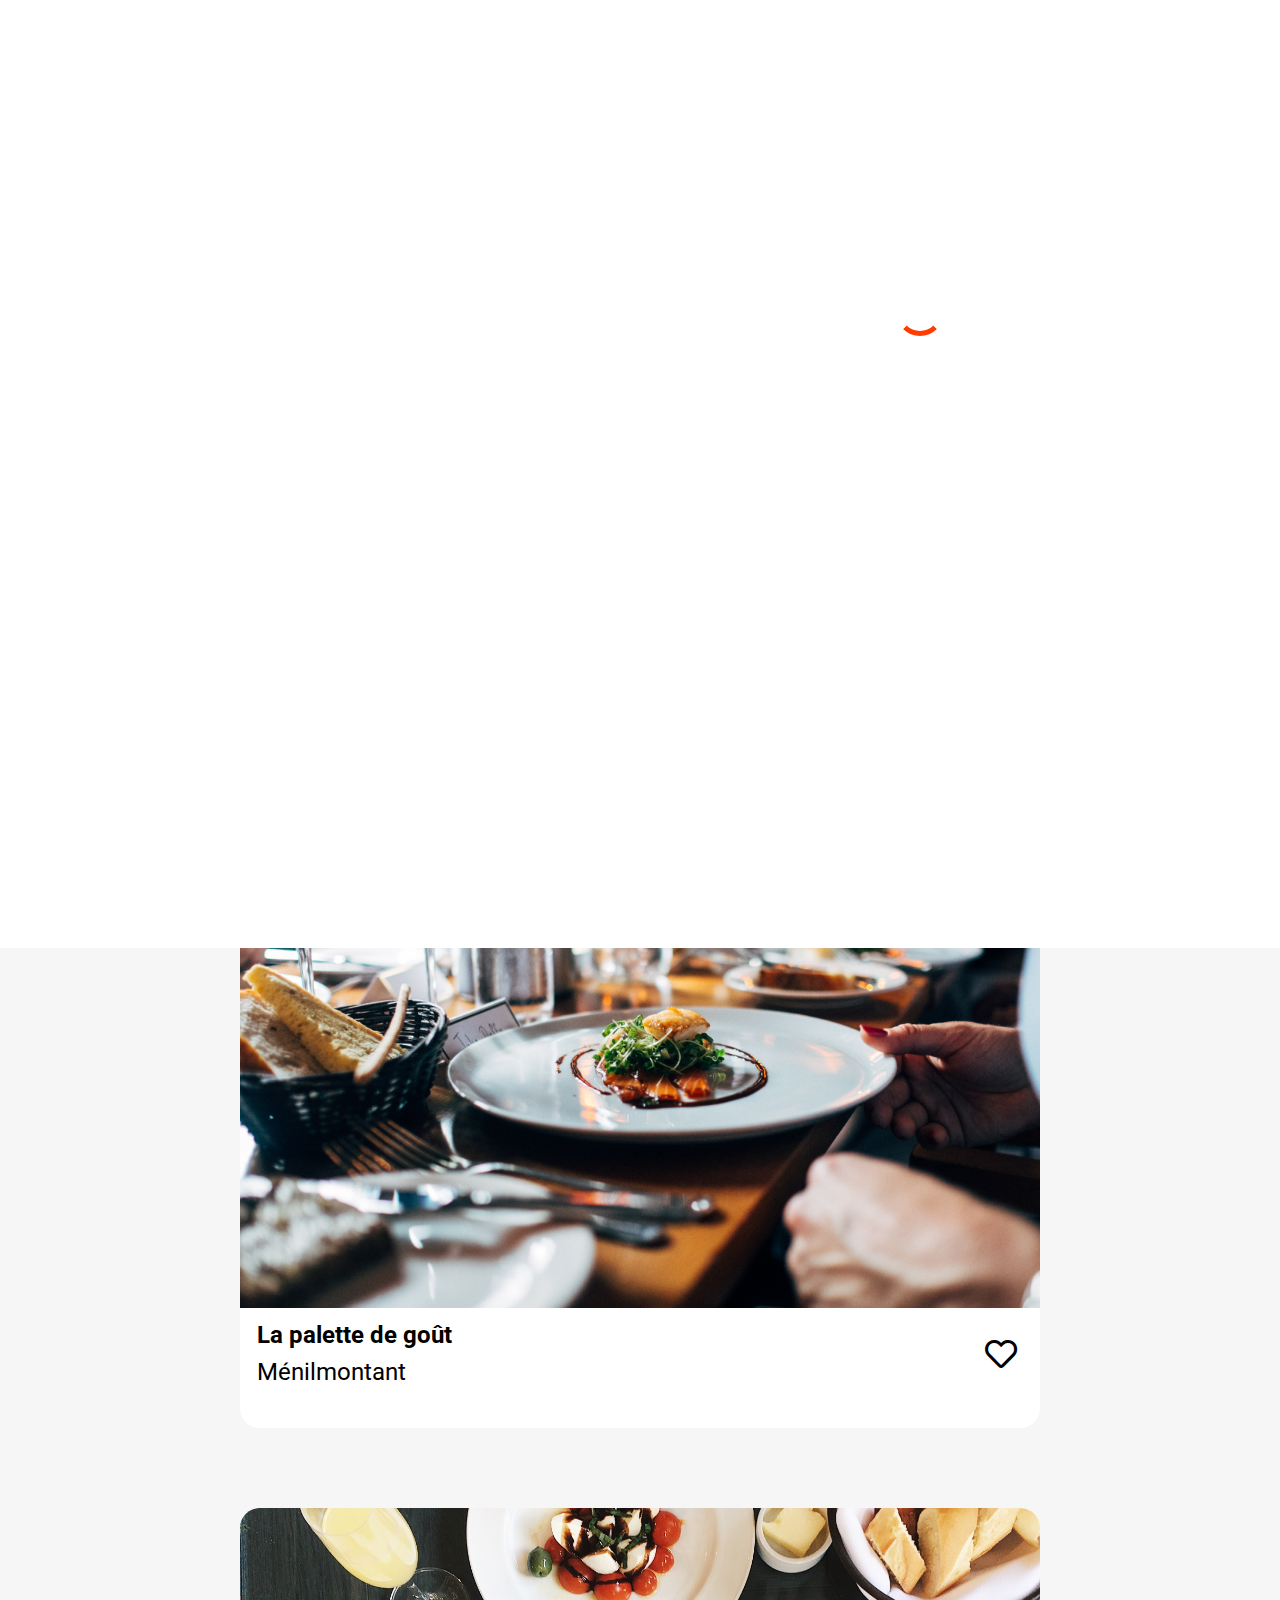
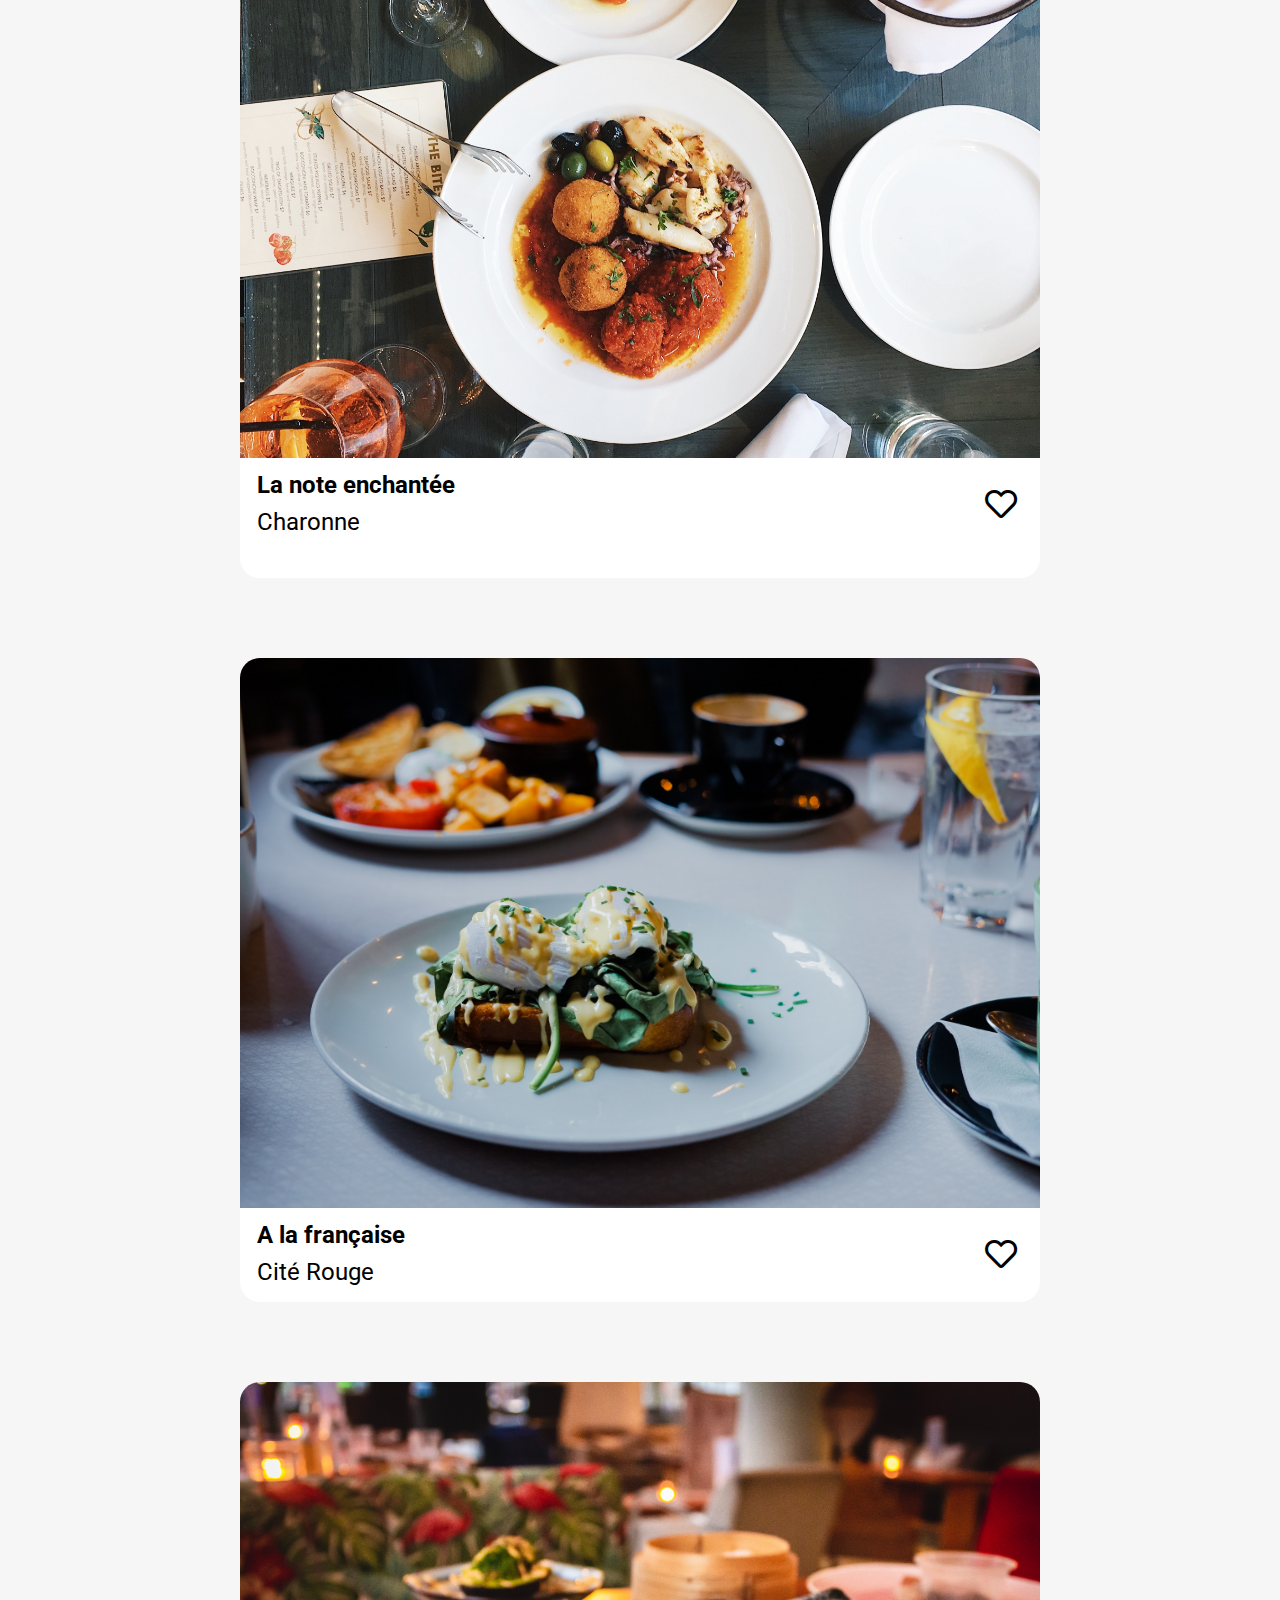
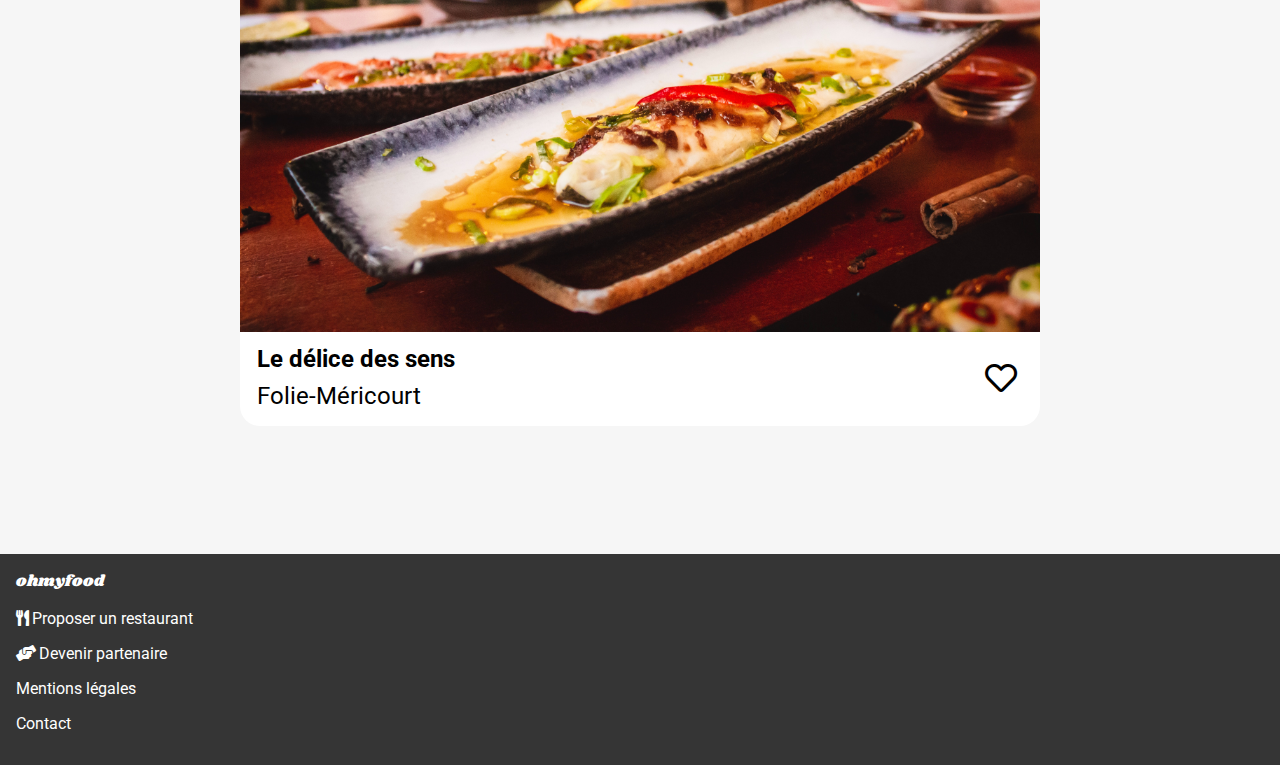
<file: index.html>
<!DOCTYPE html>
<html lang="en">

<head>
    <meta charset="UTF-8">
    <link rel="preconnect" href="https://fonts.gstatic.com">
    <link href="https://fonts.googleapis.com/css2?family=Roboto:ital,wght@0,100;0,500;1,100&display=swap" rel="stylesheet">
    <link rel="preconnect" href="https://fonts.gstatic.com">
    <link href="https://fonts.googleapis.com/css2?family=Shrikhand&display=swap" rel="stylesheet">
    <link rel="stylesheet" href="https://cdnjs.cloudflare.com/ajax/libs/font-awesome/5.15.1/css/all.min.css">
    <link rel="stylesheet" href="desktop.css">
    <link rel="stylesheet" media="screen and (max-width: 724px)" href="mobile.css">
    <link rel="stylesheet" media="screen and (max-width: 1024px)" href="tablet.css">
    <meta name="viewport" content="width=device-width, initial-scale=1.0">
    <title>Ohmyfood</title>
</head>

<body>
    <header>
        <div id="loader">
            <div class="loader">Loading...</div>
        </div>
        <div id="logo">
            <input class="hiddenInput1">
            <img src="Maquettes-Ohmyfood/images/logo/ohmyfood.png" alt="ohmyfoodlogo">
            <input class="hiddenInput">
        </div>
    </header>
    <main>
        <section id="location">
            <h2><i class="fas fa-map-marker-alt"></i>Paris, Belleville</h2>
        </section>
        <section id="homeTop">
            <h4>Réservez le menu qui vous convient</h4>
            <p>Découvrez des restaurants d'exception séléctionnés par nos soins.</p>
            <button id="exploreRestBtn">Explorer nos restaurants</button>
        </section>
        <section id="operation">
            <h3>Fonctionnement</h3>
            <div id="btnOperation">
                <span>1</span>
                <button class="chooseRest"><i class="fas fa-mobile-alt"></i>Choisissez un restaurant</button>
                <span>2</span>
                <button class="chooseRest"><i class="fas fa-list-ul"></i>Composez votre menu</button>
                <span>3</span>
                <button class="chooseRest"><i class="fas fa-store"></i>Dégustez au restaurant</button>
            </div>
        </section>
        <section id="restaurant">
            <h3>Restaurants</h3>
            <div class="card">
                <a href="taste-palette.html">
                    <img src="Maquettes-Ohmyfood/images/restaurants/jay-wennington-N_Y88TWmGwA-unsplash.jpg" alt="palette-de-gout">
                </a>
                <h4>La palette de goût</h4>
                <div class="divHeart">
                    <p>Ménilmontant</p>
                    <i class="far fa-heart faHeart heart"></i>
                    <i class="fas fa-heart fasHeart"></i>
                </div>
                <span class="new">Nouveau</span>
            </div>
            <div class="card">
                <div class="image">
                    <a href="enchanted-note.html">
                        <img id="enchantedNote" src="Maquettes-Ohmyfood/images/restaurants/stil-u2Lp8tXIcjw-unsplash.jpg" alt="note-enchantee">
                    </a>
                </div>
                <h4>La note enchantée</h4>
                <div class="divHeart">
                    <p>Charonne</p>
                    <i class="far fa-heart faHeart heart"></i>
                    <i class="fas fa-heart fasHeart"></i>
                </div>
                <span class="new">Nouveau</span>
            </div>
            <div class="card">
                <a href="french-style.html">
                    <img src="Maquettes-Ohmyfood/images/restaurants/toa-heftiba-DQKerTsQwi0-unsplash.jpg" alt="a-la-francaise">
                </a>
                <h4>A la française</h4>
                <div class="divHeart">
                    <p>Cité Rouge</p>
                    <i class="far fa-heart faHeart heart"></i>
                    <i class="fas fa-heart fasHeart"></i>
                </div>
            </div>
            <div class="card">
                <a href="delight-of-the-senses.html">
                    <img src="Maquettes-Ohmyfood/images/restaurants/louis-hansel-shotsoflouis-qNBGVyOCY8Q-unsplash.jpg" alt="delice-des-sens">
                </a>
                <h4>Le délice des sens</h4>
                <div class="divHeart">
                    <p>Folie-Méricourt</p>
                    <i class="far fa-heart faHeart heart"></i>
                    <i class="fas fa-heart fasHeart"></i>
                </div>
            </div>
        </section>
    </main>
    <footer>
        <div>
            <a id="titleFooter" href="#">ohmyfood</a>
            <a href="#"><i class="fas fa-utensils"></i>Proposer un restaurant</a>
            <a href="#"><i class="fas fa-hands-helping"></i>Devenir partenaire</a>
            <a href="#">Mentions légales</a>
            <a href="mailto:emeric.stofati@outlook.fr">Contact</a>
        </div>
    </footer>
</body>

</html>
</file>
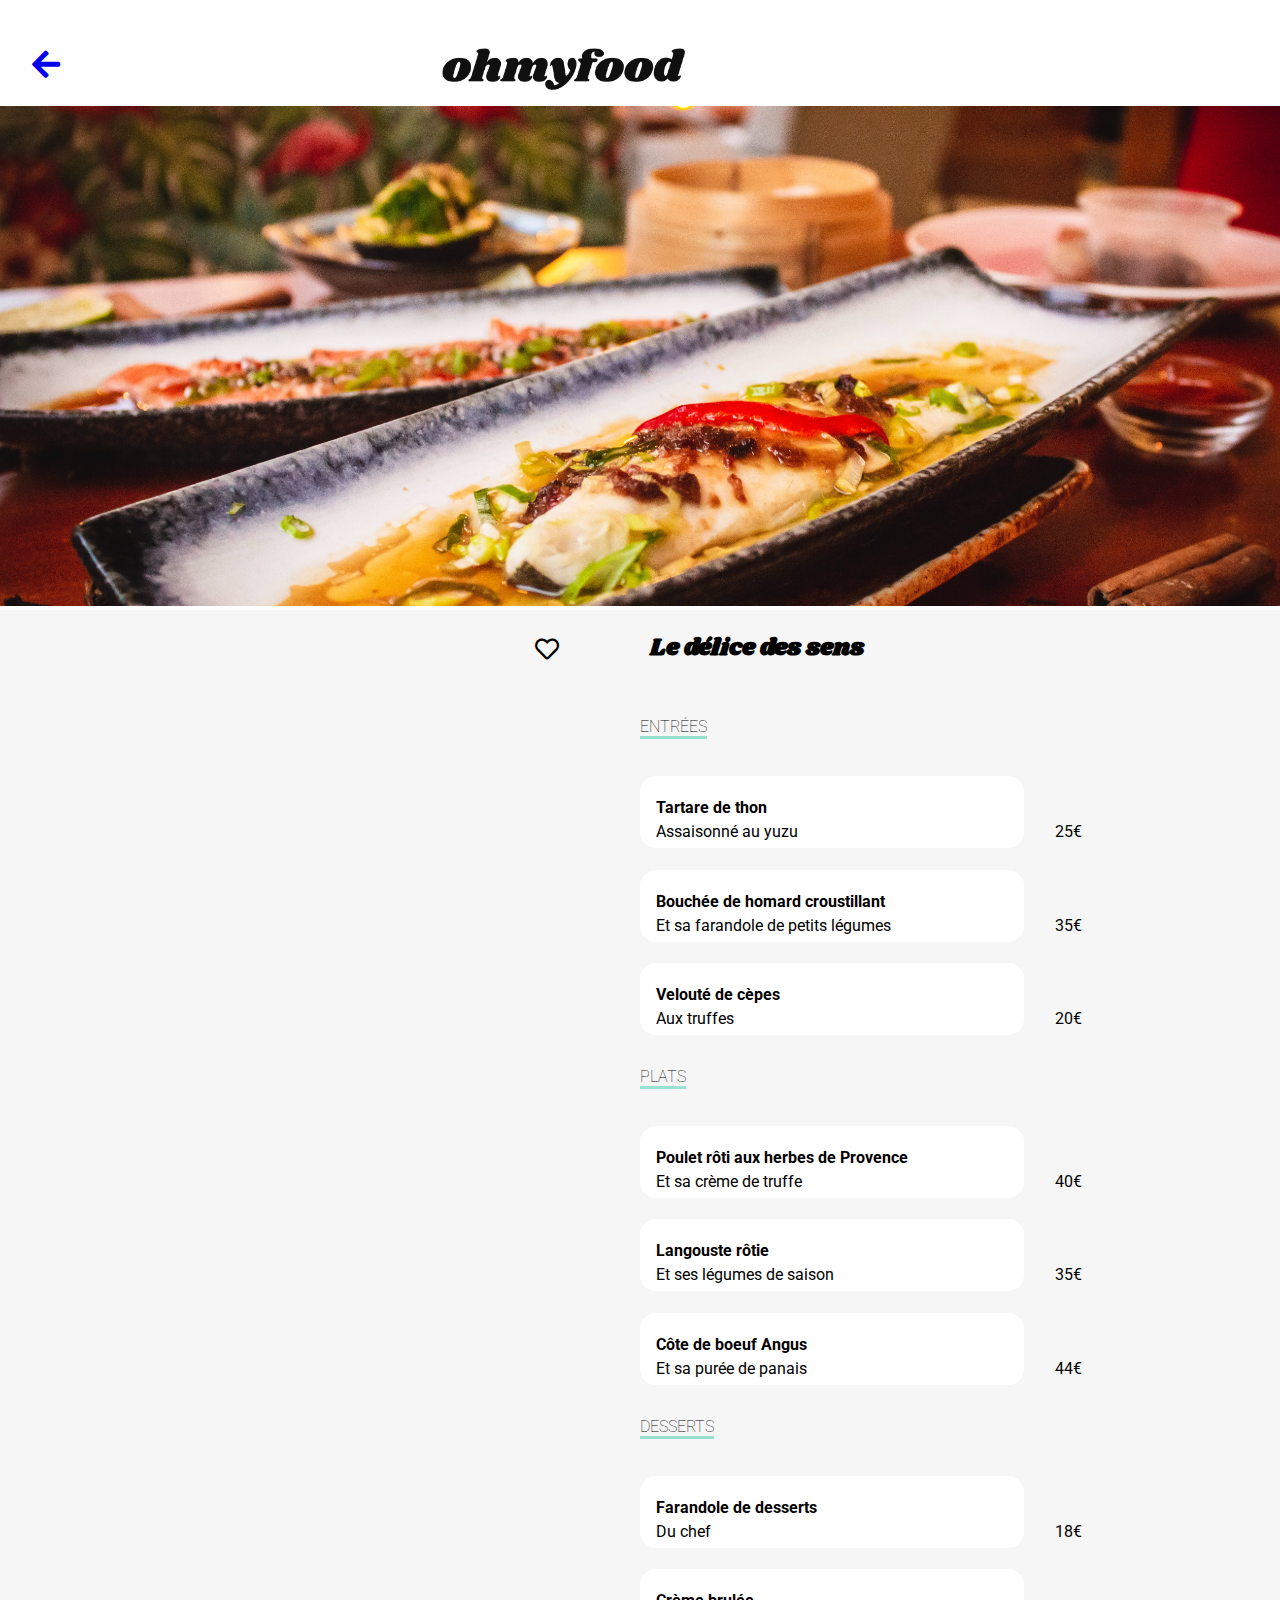
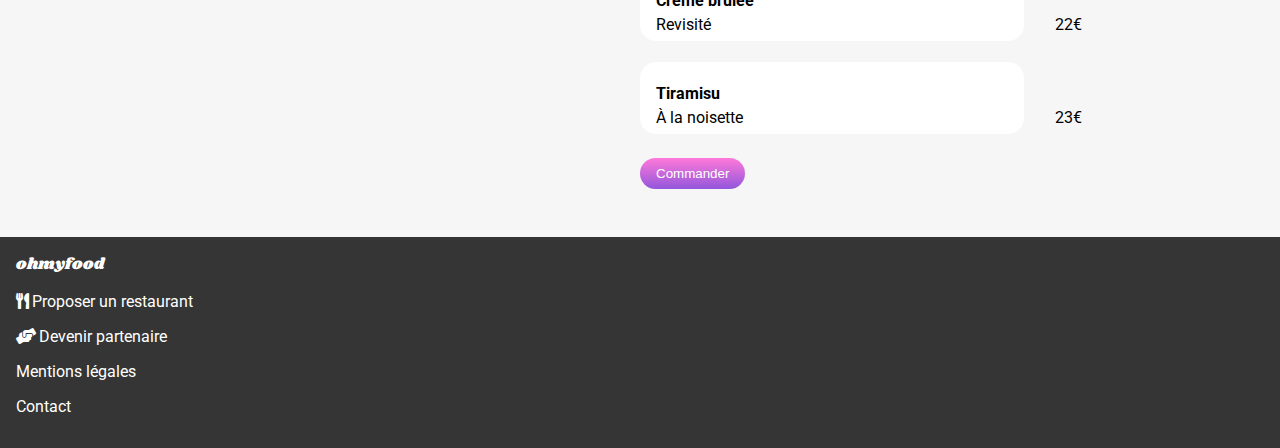
<file: delight-of-the-senses.html>
<!DOCTYPE html>
<html lang="en">

<head>
    <meta charset="UTF-8">
    <link rel="preconnect" href="https://fonts.gstatic.com">
    <link href="https://fonts.googleapis.com/css2?family=Roboto:ital,wght@0,100;0,500;1,100&display=swap" rel="stylesheet">
    <link rel="preconnect" href="https://fonts.gstatic.com">
    <link href="https://fonts.googleapis.com/css2?family=Shrikhand&display=swap" rel="stylesheet">
    <link rel="stylesheet" href="https://cdnjs.cloudflare.com/ajax/libs/font-awesome/5.15.1/css/all.min.css">
    <link rel="stylesheet" href="desktop.css">
    <link rel="stylesheet" media="screen and (max-width: 724px)" href="mobile.css">
    <link rel="stylesheet" media="screen and (max-width: 1024px)" href="tablet.css">
    <meta name="viewport" content="width=device-width, initial-scale=1.0">
    <title>Ohmyfood</title>
</head>

<body>
    <header>
        <div id="logo">
            <a href="index.html"><i class="fas fa-arrow-left fa-2x"></i></a>
            <img src="Maquettes-Ohmyfood/images/logo/ohmyfood.png" alt="ohmyfoodlogo">
            <input class="hiddenInput">
        </div>
    </header>
    <div id="headerRestaurant">
        <a href="index.html"><img src="Maquettes-Ohmyfood/images/restaurants/louis-hansel-shotsoflouis-qNBGVyOCY8Q-unsplash.jpg" alt="a-la-française"></a>
    </div>
    <div id="content">
        <div class="titleContent">
            <h2>Le délice des sens</h2>
            <i class="far fa-heart faHeart heart"></i>
            <i class="fas fa-heart fasHeart"></i>
        </div>
        <div id="starters">
            <h3>Entrées</h3>
            <div class="minCard startersOne">
                <h4>Tartare de thon</h4>
                <div class="contentMinCard">
                    <p class="accompaniment">Assaisonné au yuzu</p>
                    <p class="price">25€</p>
                    <span class="valid"><i class="fas fa-check-circle fa-sm fa-2x"></i></span>
                </div>
            </div>
            <div class="minCard startersTwo">
                <h4>Bouchée de homard croustillant</h4>
                <div class="contentMinCard">
                    <p class="accompaniment">Et sa farandole de petits légumes</p>
                    <p class="price">35€</p>
                    <span class="valid"><i class="fas fa-check-circle fa-sm fa-2x"></i></span>
                </div>
            </div>
            <div class="minCard startersThree">
                <h4>Velouté de cèpes</h4>
                <div class="contentMinCard">
                    <p class="accompaniment">Aux truffes</p>
                    <p class="price">20€</p>
                    <span class="valid"><i class="fas fa-check-circle fa-sm fa-2x"></i></span>
                </div>
            </div>
        </div>
        <div id="dishes">
            <h3>Plats</h3>
            <div class="minCard dishesOne">
                <h4>Poulet rôti aux herbes de Provence</h4>
                <div class="contentMinCard">
                    <p class="accompaniment">Et sa crème de truffe</p>
                    <p class="price">40€</p>
                    <span class="valid"><i class="fas fa-check-circle fa-sm fa-2x"></i></span>
                </div>
            </div>
            <div class="minCard dishesTwo">
                <h4>Langouste rôtie</h4>
                <div class="contentMinCard">
                    <p class="accompaniment">Et ses légumes de saison</p>
                    <p class="price">35€</p>
                    <span class="valid"><i class="fas fa-check-circle fa-sm fa-2x"></i></span>
                </div>
            </div>
            <div class="minCard dishesThree">
                <h4>Côte de boeuf Angus</h4>
                <div class="contentMinCard">
                    <p class="accompaniment">Et sa purée de panais</p>
                    <p class="price">44€</p>
                    <span class="valid"><i class="fas fa-check-circle fa-sm fa-2x"></i></span>
                </div>
            </div>
        </div>
        <div id="desserts">
            <h3>Desserts</h3>
            <div class="minCard dessertsOne">
                <h4>Farandole de desserts</h4>
                <div class="contentMinCard">
                    <p class="accompaniment">Du chef</p>
                    <p class="price">18€</p>
                    <span class="valid"><i class="fas fa-check-circle fa-sm fa-2x"></i></span>
                </div>
            </div>
            <div class="minCard dessertsTwo">
                <h4>Crème brulée</h4>
                <div class="contentMinCard">
                    <p class="accompaniment">Revisité</p>
                    <p class="price">22€</p>
                    <span class="valid"><i class="fas fa-check-circle fa-sm fa-2x"></i></span>
                </div>
            </div>
            <div class="minCard dessertsThree">
                <h4>Tiramisu </h4>
                <div class="contentMinCard">
                    <p class="accompaniment">À la noisette</p>
                    <p class="price">23€</p>
                    <span class="valid"><i class="fas fa-check-circle fa-sm fa-2x"></i></span>
                </div>
            </div>
        </div>
        <div id="btnOrder">
            <button id="order">Commander</button>
        </div>
    </div>
    <footer>
        <div>
            <a id="titleFooter" href="#">ohmyfood</a>
            <a href="#"><i class="fas fa-utensils"></i>Proposer un restaurant</a>
            <a href="#"><i class="fas fa-hands-helping"></i>Devenir partenaire</a>
            <a href="#">Mentions légales</a>
            <a href="mailto:emeric.stofati@outlook.fr">Contact</a>
        </div>
    </footer>
</body>

</html>
</file>
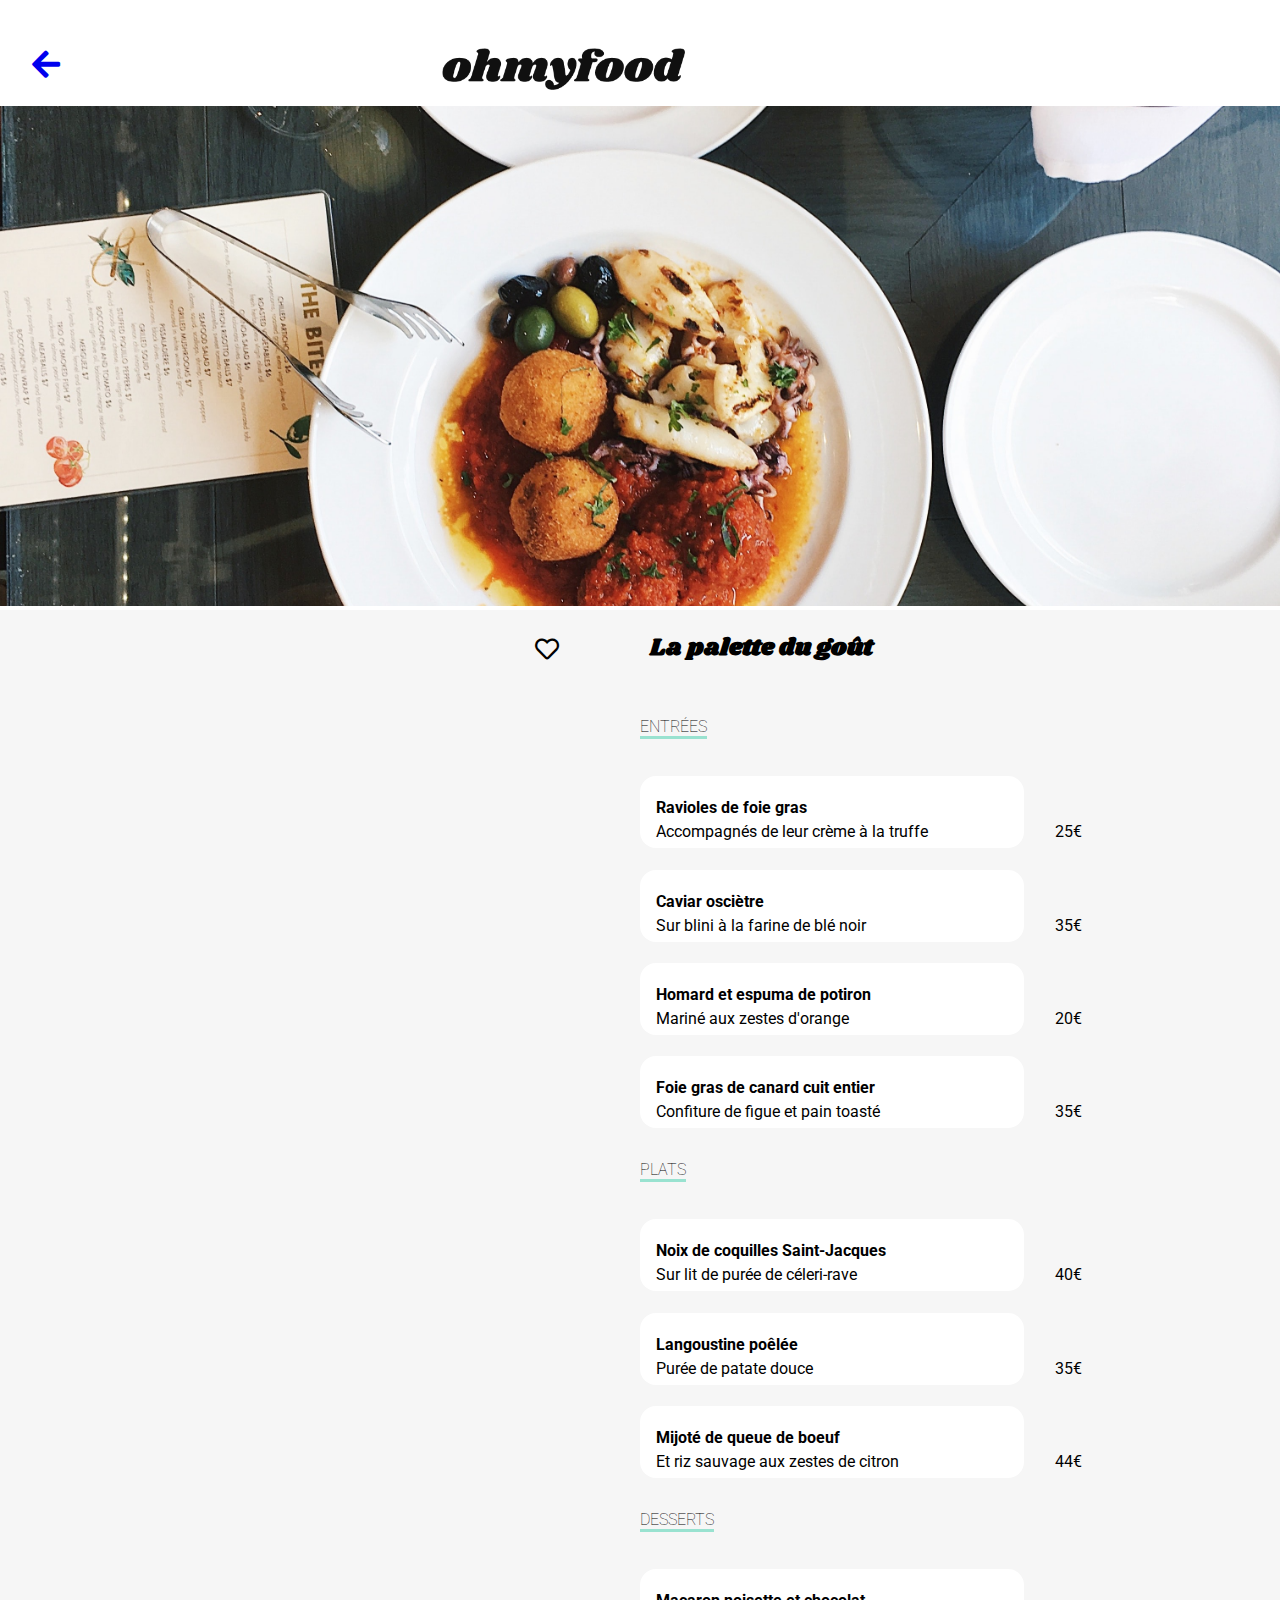
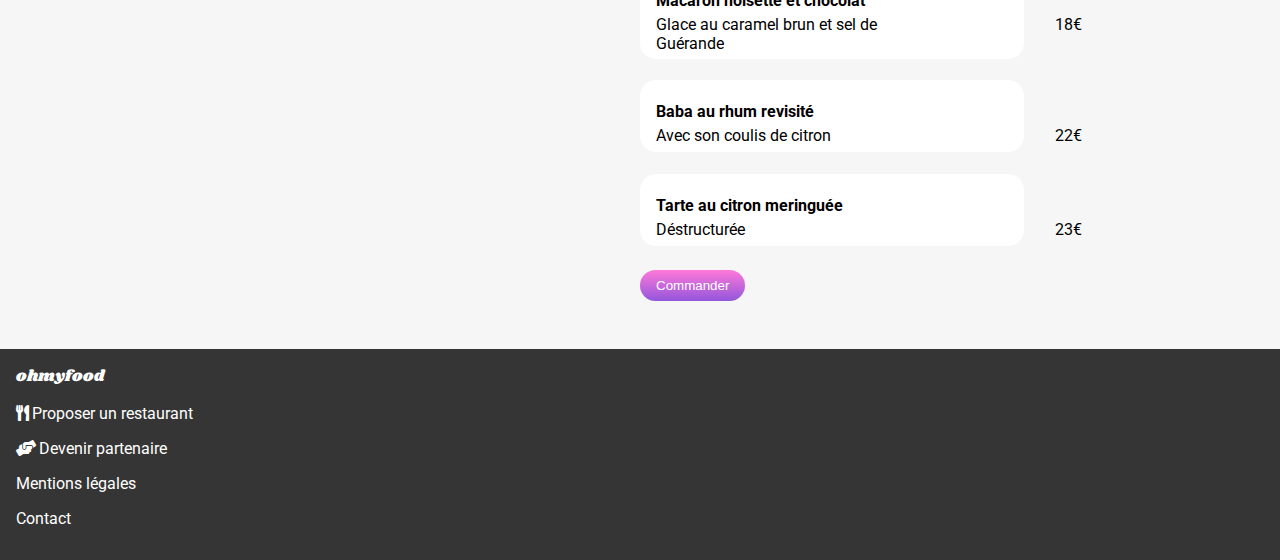
<file: enchanted-note.html>
<!DOCTYPE html>
<html lang="en">

<head>
    <meta charset="UTF-8">
    <link rel="preconnect" href="https://fonts.gstatic.com">
    <link href="https://fonts.googleapis.com/css2?family=Roboto:ital,wght@0,100;0,500;1,100&display=swap" rel="stylesheet">
    <link rel="preconnect" href="https://fonts.gstatic.com">
    <link href="https://fonts.googleapis.com/css2?family=Shrikhand&display=swap" rel="stylesheet">
    <link rel="stylesheet" href="https://cdnjs.cloudflare.com/ajax/libs/font-awesome/5.15.1/css/all.min.css">
    <link rel="stylesheet" href="desktop.css">
    <link rel="stylesheet" media="screen and (max-width: 724px)" href="mobile.css">
    <link rel="stylesheet" media="screen and (max-width: 1024px)" href="tablet.css">
    <meta name="viewport" content="width=device-width, initial-scale=1.0">
    <title>Ohmyfood</title>
</head>

<body>
    <header>
        <div id="logo">
            <a href="index.html"><i class="fas fa-arrow-left fa-2x"></i></a>
            <img src="Maquettes-Ohmyfood/images/logo/ohmyfood.png" alt="ohmyfoodlogo">
            <input class="hiddenInput">
        </div>
    </header>
    <div id="headerRestaurant">
        <a href="index.html"><img src="Maquettes-Ohmyfood/images/restaurants/stil-u2Lp8tXIcjw-unsplash.jpg" alt="a-la-française"></a>
    </div>
    <div id="content">
        <div class="titleContent">
            <h2>La palette du goût</h2>
            <i class="far fa-heart faHeart heart"></i>
            <i class="fas fa-heart fasHeart"></i>
        </div>
        <div id="starters">
            <h3>Entrées</h3>
            <div class="minCard startersOne">
                <h4>Ravioles de foie gras</h4>
                <div class="contentMinCard">
                    <p class="accompaniment">Accompagnés de leur crème à la truffe</p>
                    <p class="price">25€</p>
                    <span class="valid"><i class="fas fa-check-circle fa-sm fa-2x"></i></span>
                </div>
            </div>
            <div class="minCard startersTwo">
                <h4>Caviar osciètre</h4>
                <div class="contentMinCard">
                    <p class="accompaniment">Sur blini à la farine de blé noir</p>
                    <p class="price">35€</p>
                    <span class="valid"><i class="fas fa-check-circle fa-sm fa-2x"></i></span>
                </div>
            </div>
            <div class="minCard startersThree">
                <h4>Homard et espuma de potiron</h4>
                <div class="contentMinCard">
                    <p class="accompaniment">Mariné aux zestes d'orange</p>
                    <p class="price">20€</p>
                    <span class="valid"><i class="fas fa-check-circle fa-sm fa-2x"></i></span>
                </div>
            </div>
            <div class="minCard startersFour">
                <h4>Foie gras de canard cuit entier</h4>
                <div class="contentMinCard">
                    <p class="accompaniment">Confiture de figue et pain toasté</p>
                    <p class="price">35€</p>
                    <span class="valid"><i class="fas fa-check-circle fa-sm fa-2x"></i></span>
                </div>
            </div>
        </div>
        <div id="dishes">
            <h3>Plats</h3>
            <div class="minCard dishesOne">
                <h4>Noix de coquilles Saint-Jacques</h4>
                <div class="contentMinCard">
                    <p class="accompaniment">Sur lit de purée de céleri-rave</p>
                    <p class="price">40€</p>
                    <span class="valid"><i class="fas fa-check-circle fa-sm fa-2x"></i></span>
                </div>
            </div>
            <div class="minCard dishesTwo">
                <h4>Langoustine poêlée</h4>
                <div class="contentMinCard">
                    <p class="accompaniment">Purée de patate douce</p>
                    <p class="price">35€</p>
                    <span class="valid"><i class="fas fa-check-circle fa-sm fa-2x"></i></span>
                </div>
            </div>
            <div class="minCard dishesThree">
                <h4>Mijoté de queue de boeuf</h4>
                <div class="contentMinCard">
                    <p class="accompaniment">Et riz sauvage aux zestes de citron</p>
                    <p class="price">44€</p>
                    <span class="valid"><i class="fas fa-check-circle fa-sm fa-2x"></i></span>
                </div>
            </div>
        </div>
        <div id="desserts">
            <h3>Desserts</h3>
            <div class="minCard dessertsOne">
                <h4>Macaron noisette et chocolat</h4>
                <div class="contentMinCard">
                    <p class="accompaniment">Glace au caramel brun et sel de Guérande</p>
                    <p class="price">18€</p>
                    <span class="valid"><i class="fas fa-check-circle fa-sm fa-2x"></i></span>
                </div>
            </div>
            <div class="minCard dessertsTwo">
                <h4>Baba au rhum revisité</h4>
                <div class="contentMinCard">
                    <p class="accompaniment">Avec son coulis de citron</p>
                    <p class="price">22€</p>
                    <span class="valid"><i class="fas fa-check-circle fa-sm fa-2x"></i></span>
                </div>
            </div>
            <div class="minCard dessertsThree">
                <h4>Tarte au citron meringuée</h4>
                <div class="contentMinCard">
                    <p class="accompaniment">Déstructurée</p>
                    <p class="price">23€</p>
                    <span class="valid"><i class="fas fa-check-circle fa-sm fa-2x"></i></span>
                </div>
            </div>
        </div>
        <div id="btnOrder">
            <button id="order">Commander</button>
        </div>
    </div>
    <footer>
        <div>
            <a id="titleFooter" href="#">ohmyfood</a>
            <a href="#"><i class="fas fa-utensils"></i>Proposer un restaurant</a>
            <a href="#"><i class="fas fa-hands-helping"></i>Devenir partenaire</a>
            <a href="#">Mentions légales</a>
            <a href="mailto:emeric.stofati@outlook.fr">Contact</a>
        </div>
    </footer>
</body>

</html>
</file>
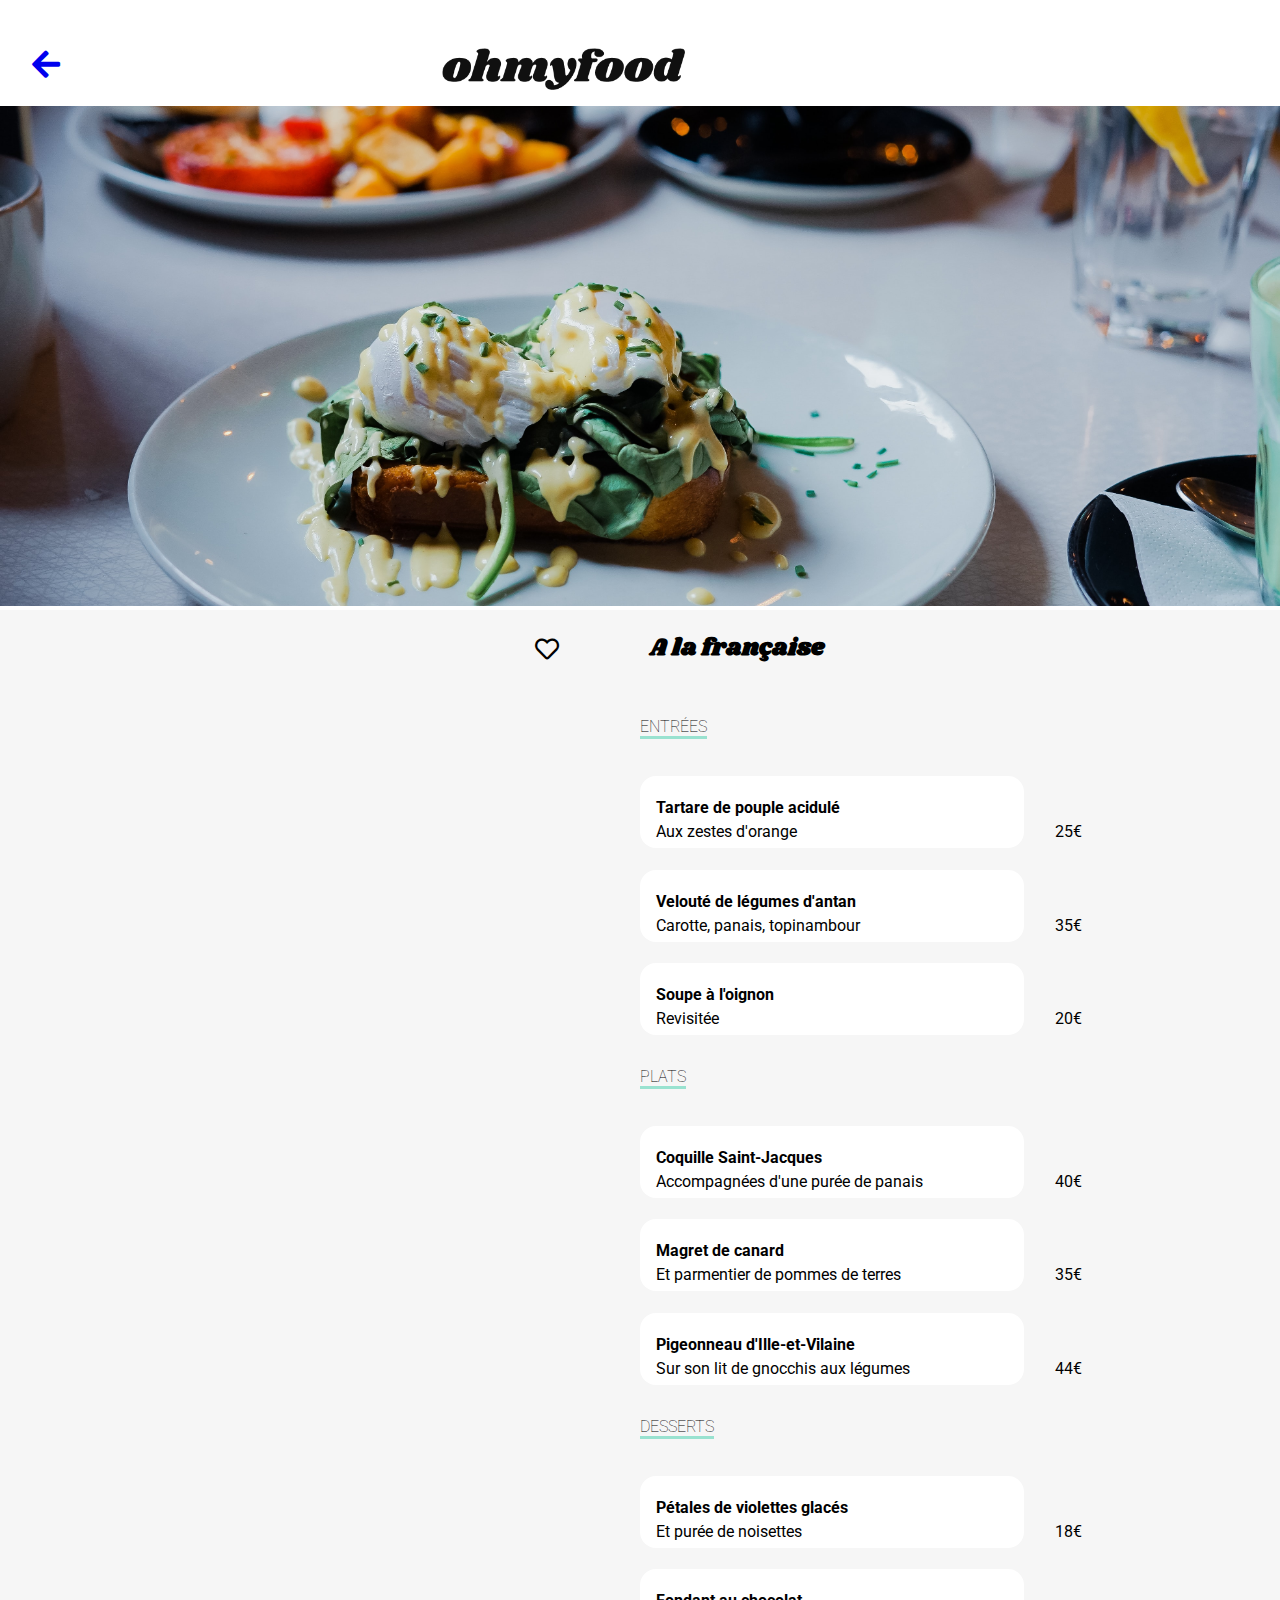
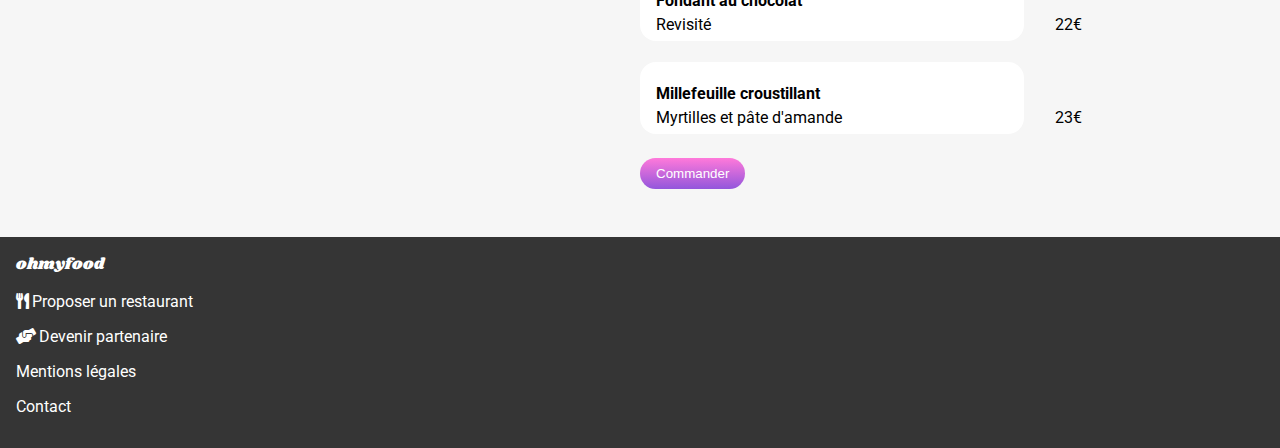
<file: french-style.html>
<!DOCTYPE html>
<html lang="en">

<head>
    <meta charset="UTF-8">
    <link rel="preconnect" href="https://fonts.gstatic.com">
    <link href="https://fonts.googleapis.com/css2?family=Roboto:ital,wght@0,100;0,500;1,100&display=swap" rel="stylesheet">
    <link rel="preconnect" href="https://fonts.gstatic.com">
    <link href="https://fonts.googleapis.com/css2?family=Shrikhand&display=swap" rel="stylesheet">
    <link rel="stylesheet" href="https://cdnjs.cloudflare.com/ajax/libs/font-awesome/5.15.1/css/all.min.css">
    <link rel="stylesheet" href="desktop.css">
    <link rel="stylesheet" media="screen and (max-width: 724px)" href="mobile.css">
    <link rel="stylesheet" media="screen and (max-width: 1024px)" href="tablet.css">
    <meta name="viewport" content="width=device-width, initial-scale=1.0">
    <title>Ohmyfood</title>
</head>

<body>
    <header>
        <div id="logo">
            <a href="index.html"><i class="fas fa-arrow-left fa-2x"></i></a>
            <img src="Maquettes-Ohmyfood/images/logo/ohmyfood.png" alt="ohmyfoodlogo">
            <input class="hiddenInput">
        </div>
    </header>
    <div id="headerRestaurant">
        <a href="index.html"><img src="Maquettes-Ohmyfood/images/restaurants/toa-heftiba-DQKerTsQwi0-unsplash.jpg" alt="a-la-française"></a>
    </div>
    <div id="content">
        <div class="titleContent">
            <h2>A la française</h2>
            <i class="far fa-heart faHeart heart"></i>
            <i class="fas fa-heart fasHeart"></i>
        </div>
        <div id="starters">
            <h3>Entrées</h3>
            <div class="minCard startersOne">
                <h4>Tartare de pouple acidulé</h4>
                <div class="contentMinCard">
                    <p class="accompaniment">Aux zestes d'orange</p>
                    <p class="price">25€</p>
                    <span class="valid"><i class="fas fa-check-circle fa-sm fa-2x"></i></span>
                </div>
            </div>
            <div class="minCard startersTwo">
                <h4>Velouté de légumes d'antan</h4>
                <div class="contentMinCard">
                    <p class="accompaniment">Carotte, panais, topinambour</p>
                    <p class="price">35€</p>
                    <span class="valid"><i class="fas fa-check-circle fa-sm fa-2x"></i></span>
                </div>
            </div>
            <div class="minCard startersThree">
                <h4>Soupe à l'oignon</h4>
                <div class="contentMinCard">
                    <p class="accompaniment">Revisitée</p>
                    <p class="price">20€</p>
                    <span class="valid"><i class="fas fa-check-circle fa-sm fa-2x"></i></span>
                </div>
            </div>
        </div>
        <div id="dishes">
            <h3>Plats</h3>
            <div class="minCard dishesOne">
                <h4>Coquille Saint-Jacques</h4>
                <div class="contentMinCard">
                    <p class="accompaniment">Accompagnées d'une purée de panais</p>
                    <p class="price">40€</p>
                    <span class="valid"><i class="fas fa-check-circle fa-sm fa-2x"></i></span>
                </div>
            </div>
            <div class="minCard dishesTwo">
                <h4>Magret de canard</h4>
                <div class="contentMinCard">
                    <p class="accompaniment">Et parmentier de pommes de terres</p>
                    <p class="price">35€</p>
                    <span class="valid"><i class="fas fa-check-circle fa-sm fa-2x"></i></span>
                </div>
            </div>
            <div class="minCard dishesThree">
                <h4>Pigeonneau d'Ille-et-Vilaine</h4>
                <div class="contentMinCard">
                    <p class="accompaniment">Sur son lit de gnocchis aux légumes</p>
                    <p class="price">44€</p>
                    <span class="valid"><i class="fas fa-check-circle fa-sm fa-2x"></i></span>
                </div>
            </div>
        </div>
        <div id="desserts">
            <h3>Desserts</h3>
            <div class="minCard dessertsOne">
                <h4>Pétales de violettes glacés</h4>
                <div class="contentMinCard">
                    <p class="accompaniment">Et purée de noisettes</p>
                    <p class="price">18€</p>
                    <span class="valid"><i class="fas fa-check-circle fa-sm fa-2x"></i></span>
                </div>
            </div>
            <div class="minCard dessertsTwo">
                <h4>Fondant au chocolat</h4>
                <div class="contentMinCard">
                    <p class="accompaniment">Revisité</p>
                    <p class="price">22€</p>
                    <span class="valid"><i class="fas fa-check-circle fa-sm fa-2x"></i></span>
                </div>
            </div>
            <div class="minCard dessertsThree">
                <h4>Millefeuille croustillant</h4>
                <div class="contentMinCard">
                    <p class="accompaniment">Myrtilles et pâte d'amande</p>
                    <p class="price">23€</p>
                    <span class="valid"><i class="fas fa-check-circle fa-sm fa-2x"></i></span>
                </div>
            </div>
        </div>
        <div id="btnOrder">
            <button id="order">Commander</button>
        </div>
    </div>
    <footer>
        <div>
            <a id="titleFooter" href="#">ohmyfood</a>
            <a href="#"><i class="fas fa-utensils"></i>Proposer un restaurant</a>
            <a href="#"><i class="fas fa-hands-helping"></i>Devenir partenaire</a>
            <a href="#">Mentions légales</a>
            <a href="mailto:emeric.stofati@outlook.fr">Contact</a>
        </div>
    </footer>
</body>

</html>
</file>
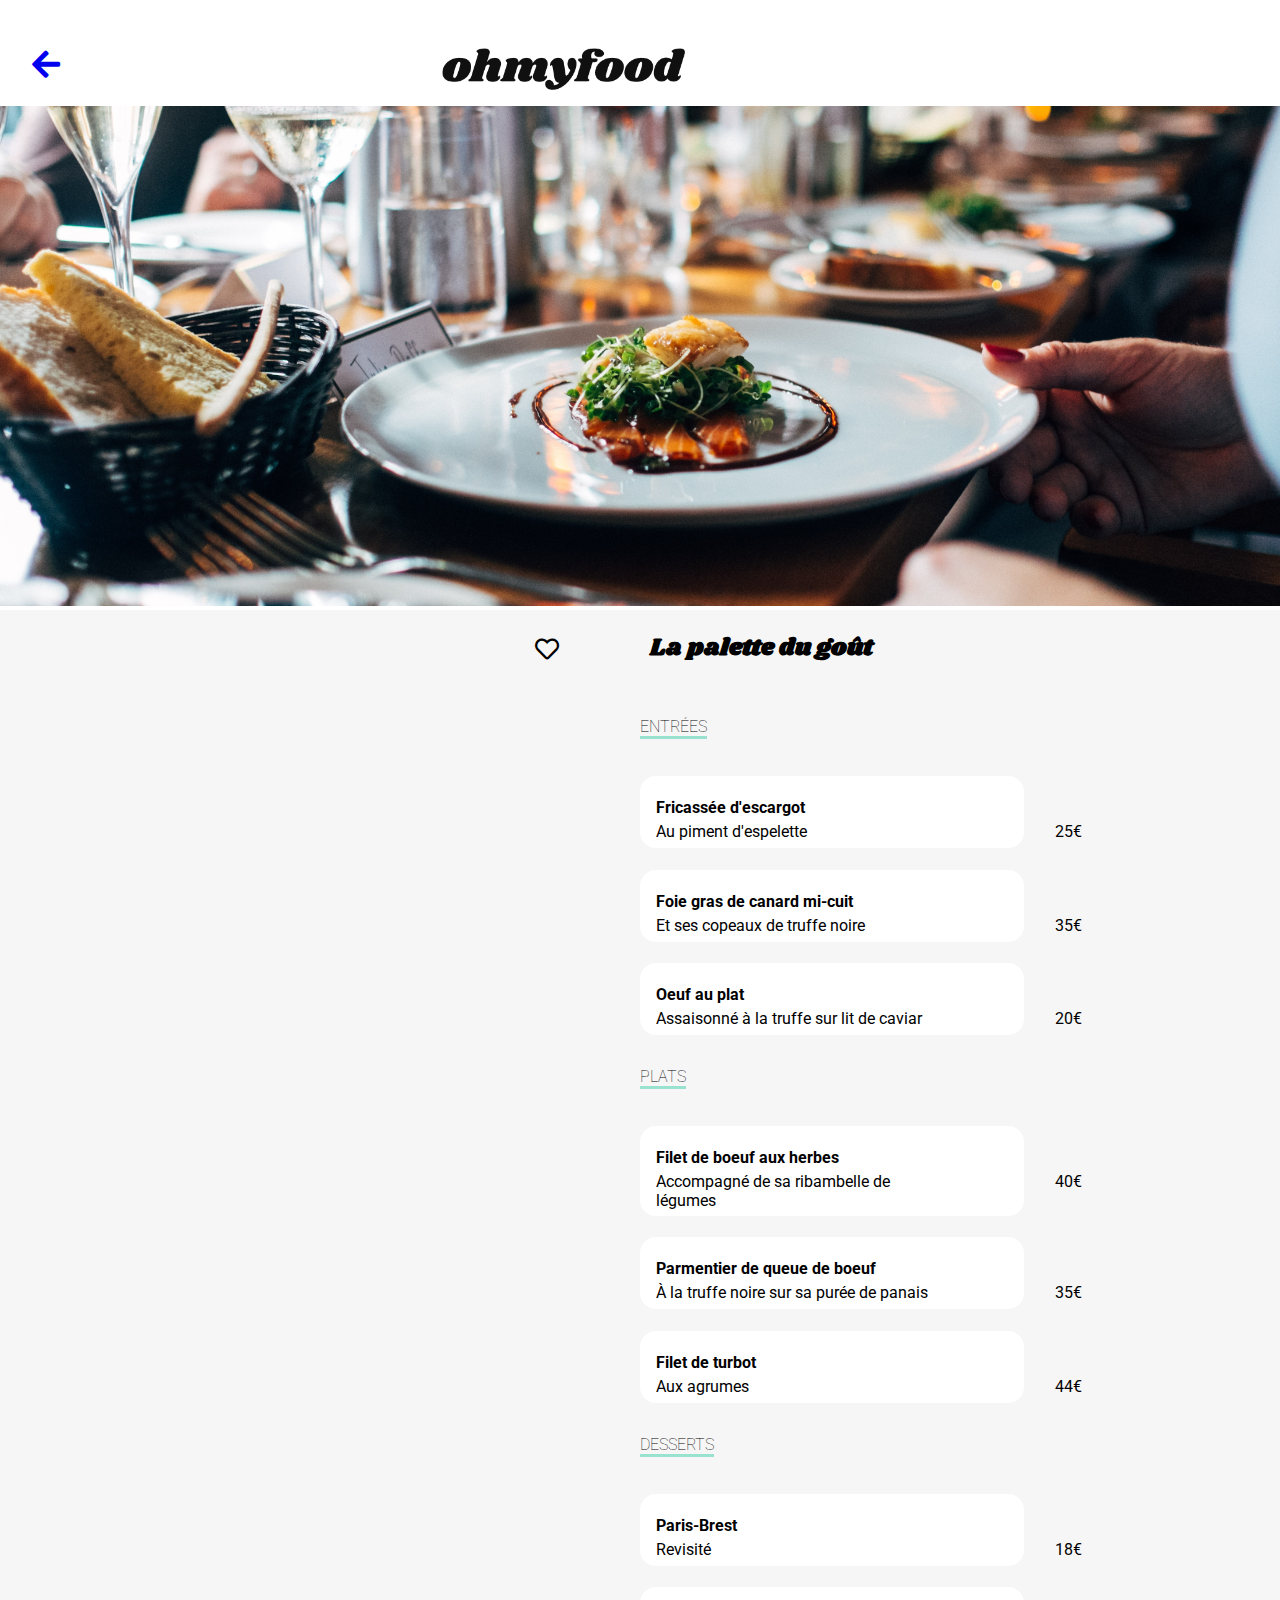
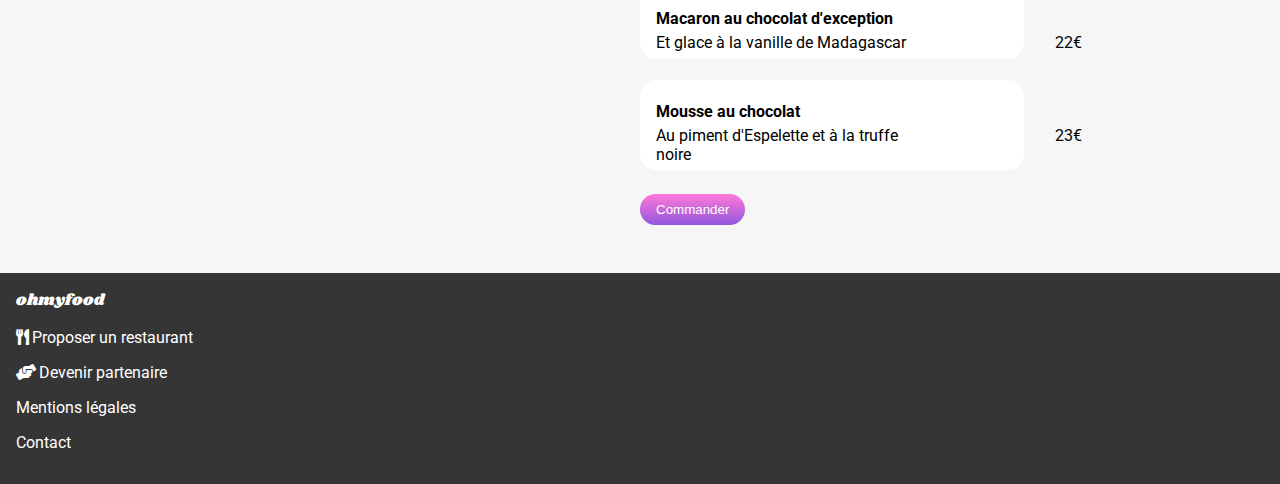
<file: taste-palette.html>
<!DOCTYPE html>
<html lang="en">

<head>
    <meta charset="UTF-8">
    <link rel="preconnect" href="https://fonts.gstatic.com">
    <link href="https://fonts.googleapis.com/css2?family=Roboto:ital,wght@0,100;0,500;1,100&display=swap" rel="stylesheet">
    <link rel="preconnect" href="https://fonts.gstatic.com">
    <link href="https://fonts.googleapis.com/css2?family=Shrikhand&display=swap" rel="stylesheet">
    <link rel="stylesheet" href="https://cdnjs.cloudflare.com/ajax/libs/font-awesome/5.15.1/css/all.min.css">
    <link rel="stylesheet" href="desktop.css">
    <link rel="stylesheet" media="screen and (max-width: 724px)" href="mobile.css">
    <link rel="stylesheet" media="screen and (max-width: 1024px)" href="tablet.css">
    <meta name="viewport" content="width=device-width, initial-scale=1.0">
    <title>Ohmyfood</title>
</head>

<body>
    <header>
        <div id="logo">
            <a href="index.html"><i class="fas fa-arrow-left fa-2x"></i></a>
            <img src="Maquettes-Ohmyfood/images/logo/ohmyfood.png" alt="ohmyfoodlogo">
            <input class="hiddenInput">
        </div>
    </header>
    <div id="headerRestaurant">
        <a href="index.html"><img src="Maquettes-Ohmyfood/images/restaurants/jay-wennington-N_Y88TWmGwA-unsplash.jpg" alt="a-la-française"></a>
    </div>
    <div id="content">
        <div class="titleContent">
            <h2>La palette du goût</h2>
            <i class="far fa-heart faHeart heart"></i>
            <i class="fas fa-heart fasHeart"></i>
        </div>
        <div id="starters">
            <h3>Entrées</h3>
            <div class="minCard startersOne">
                <h4>Fricassée d'escargot</h4>
                <div class="contentMinCard">
                    <p class="accompaniment">Au piment d'espelette</p>
                    <p class="price">25€</p>
                    <span class="valid"><i class="fas fa-check-circle fa-sm fa-2x"></i></span>
                </div>
            </div>
            <div class="minCard startersTwo">
                <h4>Foie gras de canard mi-cuit</h4>
                <div class="contentMinCard">
                    <p class="accompaniment">Et ses copeaux de truffe noire</p>
                    <p class="price">35€</p>
                    <span class="valid"><i class="fas fa-check-circle fa-sm fa-2x"></i></span>
                </div>
            </div>
            <div class="minCard startersThree">
                <h4>Oeuf au plat</h4>
                <div class="contentMinCard">
                    <p class="accompaniment">Assaisonné à la truffe sur lit de caviar</p>
                    <p class="price">20€</p>
                    <span class="valid"><i class="fas fa-check-circle fa-sm fa-2x"></i></span>
                </div>
            </div>
        </div>
        <div id="dishes">
            <h3>Plats</h3>
            <div class="minCard dishesOne">
                <h4>Filet de boeuf aux herbes</h4>
                <div class="contentMinCard">
                    <p class="accompaniment">Accompagné de sa ribambelle de légumes</p>
                    <p class="price">40€</p>
                    <span class="valid"><i class="fas fa-check-circle fa-sm fa-2x"></i></span>
                </div>
            </div>
            <div class="minCard dishesTwo">
                <h4>Parmentier de queue de boeuf</h4>
                <div class="contentMinCard">
                    <p class="accompaniment">À la truffe noire sur sa purée de panais</p>
                    <p class="price">35€</p>
                    <span class="valid"><i class="fas fa-check-circle fa-sm fa-2x"></i></span>
                </div>
            </div>
            <div class="minCard dishesThree">
                <h4>Filet de turbot</h4>
                <div class="contentMinCard">
                    <p class="accompaniment">Aux agrumes</p>
                    <p class="price">44€</p>
                    <span class="valid"><i class="fas fa-check-circle fa-sm fa-2x"></i></span>
                </div>
            </div>
        </div>
        <div id="desserts">
            <h3>Desserts</h3>
            <div class="minCard dessertsOne">
                <h4>Paris-Brest</h4>
                <div class="contentMinCard">
                    <p class="accompaniment">Revisité</p>
                    <p class="price">18€</p>
                    <span class="valid"><i class="fas fa-check-circle fa-sm fa-2x"></i></span>
                </div>
            </div>
            <div class="minCard dessertsTwo">
                <h4>Macaron au chocolat d'exception</h4>
                <div class="contentMinCard">
                    <p class="accompaniment">Et glace à la vanille de Madagascar</p>
                    <p class="price">22€</p>
                    <span class="valid"><i class="fas fa-check-circle fa-sm fa-2x"></i></span>
                </div>
            </div>
            <div class="minCard dessertsThree">
                <h4>Mousse au chocolat</h4>
                <div class="contentMinCard">
                    <p class="accompaniment">Au piment d'Espelette et à la truffe noire</p>
                    <p class="price">23€</p>
                    <span class="valid"><i class="fas fa-check-circle fa-sm fa-2x"></i></span>
                </div>
            </div>
        </div>
        <div id="btnOrder">
            <button id="order">Commander</button>
        </div>
    </div>
    <footer>
        <div>
            <a id="titleFooter" href="#">ohmyfood</a>
            <a href="#"><i class="fas fa-utensils"></i>Proposer un restaurant</a>
            <a href="#"><i class="fas fa-hands-helping"></i>Devenir partenaire</a>
            <a href="#">Mentions légales</a>
            <a href="mailto:emeric.stofati@outlook.fr">Contact</a>
        </div>
    </footer>
</body>

</html>
</file>
<file: desktop.css>
body {
    font-family: 'Roboto', sans-serif;
    margin: auto;
}

#logo {
    display: flex;
    justify-content: space-between;
    margin-top: 3em;
    margin-bottom: 1em;
}

#logo img {
    width: 20%;
    text-align: center;
}

header {
    margin: 0 2rem;
}

.hiddenInput1 {
    display: block;
    border: white;
}

.hiddenInput {
    border: white;
}

#location {
    display: flex;
    justify-content: center;
    margin-top: 1rem;
    background-color: #e9e9e9;
    padding: 2rem;
}

#location h2 {
    font-weight: 400;
    font-size: x-large;
}

#homeTop {
    text-align: center;
    font-weight: bolder;
    background-color: #f6f6f6;
}

#homeTop h4 {
    margin: 0;
    padding: 1.5em 3em 0 3em;
    font-size: x-large;
}

#homeTop p {
    padding: 0 2em;
    font-weight: 100;
    font-size: x-large;
}

.fa-map-marker-alt {
    margin-right: 1rem;
}

#exploreRestBtn {
    color: white;
    background-image: linear-gradient(#FF79DA, #9356DC);
    border-radius: 30px;
    padding: 1rem;
    border: none;
    margin-bottom: 3rem;
    cursor: pointer;
}

#exploreRestBtn:hover {
    color: white;
    background-image: linear-gradient(#f1a7dc, #ba8fee);
    border-radius: 30px;
    padding: 1rem;
    border: none;
    margin-bottom: 3rem;
}

#operation h3 {
    padding-left: 1rem;
    font-size: x-large;
}

.chooseRest {
    background-color: #e9e9e9;
    font-weight: bolder;
    border: none;
    padding: 1rem;
    border-radius: 30px;
    margin: 0.5rem 1rem;
    box-shadow: 5px 5px 10px 5px #f6f6f6;
    font-size: large;
    cursor: pointer;
}

.chooseRest:hover {
    background-color: #f0e9e9;
    font-weight: bolder;
    border: none;
    padding: 1rem;
    border-radius: 30px;
    margin: 0.5rem 1rem;
    box-shadow: 7px 7px 12px 7px #e4e2e2;
    font-size: large;
}

.fa-store {
    margin-right: 1rem;
    margin-left: 2rem;
}

.fa-list-ul {
    margin-right: 1rem;
    margin-left: 2rem;
}

.fa-mobile-alt {
    margin-right: 1rem;
    margin-left: 2rem;
}

#btnOperation span {
    z-index: 1;
    top: 2px;
    left: 50px;
    position: relative;
    background-color: #9356DC;
    color: white;
    border-radius: 50%;
    padding: .7rem 1rem;
    text-align: center;
    width: 18px;
    height: 18px;
}

#restaurant {
    background-color: #f6f6f6;
    padding-bottom: 3em;
}

#restaurant h3 {
    padding-left: 1rem;
    padding-top: 0.5rem;
    font-size: x-large;
}

.new {
    background-color: #99E2D0;
    color: green;
    font-size: 22px!important;
    z-index: 1;
    padding: 6px 13px;
    bottom: 610px;
    left: 1280px;
    position: relative;
    width: 20px;
}

.card {
    background-color: white;
    margin: 5rem 15rem;
    border-radius: 20px;
}

.card h4 {
    margin: 1px;
    padding: .5rem 1rem;
    font-size: x-large;
}

.card p {
    margin: 1px;
    padding: 0 0 1rem 1rem;
    font-size: x-large;
}

.heart {
    text-decoration: none;
    float: right;
    justify-content: flex-end;
    position: relative;
    z-index: 1;
    top: -65px;
    left: -35px;
    color: black;
    width: 20px;
    font-size: 2rem;
    cursor: pointer;
}

.heart:hover {
    display: none;
}

.heart:hover+.fasHeart {
    display: block;
}

.fasHeart {
    display: none;
    border: none;
    text-decoration: none;
    float: right;
    justify-content: flex-end;
    position: relative;
    z-index: 1;
    top: -65px;
    left: -35px;
    color: #9356DC;
    width: 20px;
    font-size: 2rem;
    cursor: pointer;
}

.card img {
    width: 100%;
    height: 550px;
    object-fit: cover;
    border-radius: 20px 20px 0 0;
}

#headerRestaurant img {
    width: 100%;
    height: 500px;
    object-fit: cover;
}

.titleContent .heart {
    justify-content: flex-end;
    position: relative;
    z-index: 1;
    top: 27px;
    left: -1355px;
    color: black;
    width: 20px;
    font-size: x-large;
}

.titleContent .fasHeart {
    justify-content: flex-end;
    position: relative;
    z-index: 1;
    top: 27px;
    left: -1355px;
    color: #9356DC;
    width: 20px;
    font-size: x-large;
}

#content {
    background-color: #f6f6f6;
    padding-left: 40rem;
    width: 100%;
}

#content h2 {
    font-family: 'Shrikhand', sans-serif;
    font-size: x-large;
}

#content h3 {
    padding-top: 1rem;
    font-weight: 100;
    border-bottom: 3px solid #99E2D0;
    display: inline-block;
    text-transform: uppercase;
    font-size: inherit;
}

.minCard {
    justify-content: center;
    background-color: white;
    width: 30%;
    border-radius: 1rem;
}

.minCard h4 {
    padding: 22px 0 0 16px;
    margin-bottom: 4px;
    font-size: inherit;
}

.minCard p {
    margin: 1px;
    padding: 0 15px 5px 15px;
    font-size: inherit;
}

.price {
    margin-left: 400px!important;
    position: absolute;
}

.valid {
    visibility: hidden;
    width: 0px;
    margin-top: -45px;
    background-color: #99E2D0;
    border-radius: 0 15px 15px 0;
    padding: 20px 50px 20px 25px;
    cursor: pointer;
    transition: 1s;
}

.valid .fa-check-circle {
    color: white;
    position: relative;
}

.minCard:hover .valid {
    visibility: visible;
    width: 2%;
}

.minCard:hover .valid .fa-check-circle {
    animation: rotation .5s linear;
}

@keyframes rotation {
    0% {
        transform: rotate(0deg);
    }
    100% {
        transform: rotate(360deg);
    }
}

.minCard:focus .valid {
    visibility: visible;
    width: 2%;
}

.minCard:hover .accompaniment {
    white-space: nowrap;
    overflow: hidden;
    text-overflow: ellipsis;
}

#order {
    color: white;
    background-image: linear-gradient(#FF79DA, #9356DC);
    border-radius: 30px;
    padding: .5rem 1rem;
    border: none;
    margin-bottom: 3rem;
    margin-top: 1.5rem;
    cursor: pointer;
}

#order:hover {
    color: white;
    background-image: linear-gradient(#f1a7dc, #ba8fee);
    border-radius: 30px;
    padding: .5rem 1rem;
    border: none;
    margin-bottom: 3rem;
    margin-top: 1.5rem;
}

footer {
    background-color: #353535;
}

footer div {
    display: flex;
    flex-direction: column;
    margin: 0 1rem;
    padding-bottom: 1rem;
}

#titleFooter {
    font-family: 'Shrikhand', sans-serif;
    padding: 1rem 0;
    text-decoration: none;
    color: white;
}

footer div a {
    padding-bottom: 1rem;
    color: white;
    text-decoration: none;
}

.fa-utensils {
    padding-right: .2rem;
}

.fa-hands-helping {
    padding-right: .2rem;
}

.startersOne {
    animation: 1.5s ease-out 0s 1 slideInFromTop;
}

.startersTwo {
    animation: 1.7s ease-out 0s 1 slideInFromTop;
}

.startersThree {
    animation: 1.9s ease-out 0s 1 slideInFromTop;
}

.startersFour {
    animation: 2.1s ease-out 0s 1 slideInFromTop;
}

.dishesOne {
    animation: 2.3s ease-out 0s 1 slideInFromTop;
}

.dishesTwo {
    animation: 2.5s ease-out 0s 1 slideInFromTop;
}

.dishesThree {
    animation: 2.7s ease-out 0s 1 slideInFromTop;
}

.dessertsOne {
    animation: 2.9s ease-out 0s 1 slideInFromTop;
}

.dessertsTwo {
    animation: 3.1s ease-out 0s 1 slideInFromTop;
}

.dessertsThree {
    animation: 3.3s ease-out 0s 1 slideInFromTop;
}

.contentMinCard {
    display: flex;
    justify-content: space-between;
}

.titleContent {
    display: flex;
    justify-content: space-between;
    padding: 0 10px;
}

.titleContent a {
    padding-top: 25px;
}

#loader {
    background-color: white;
    position: absolute;
    width: 100%;
    height: 100%;
    margin-left: -32px;
    z-index: 9999;
    animation: load 5s forwards;
}

.loader,
.loader:after {
    border-radius: 50%;
    width: 10em;
    height: 10em;
}

.loader {
    width: 48px;
    height: 48px;
    border: 5px solid #FFF;
    border-bottom-color: #FF3D00;
    border-radius: 50%;
    display: inline-block;
    box-sizing: border-box;
    margin: 15rem 56rem;
    font-size: 8px;
    position: relative;
    text-indent: -9999em;
    -webkit-transform: translateZ(0);
    -ms-transform: translateZ(0);
    transform: translateZ(0);
    -webkit-animation: load8 5s forwards;
    animation: load8 5s forwards;
}

@keyframes load8 {
    0% {
        opacity: 1;
        transform: rotate(0deg);
    }
    100% {
        opacity: 0;
        transform: rotate(360deg);
    }
}

@keyframes load {
    0% {
        opacity: 1;
    }
    100% {
        opacity: 0;
        visibility: collapse;
    }
}
</file>
<file: mobile.css>
@media (max-width: 599px) {
    #logo {
        text-align: center;
        margin-top: 2em;
    }
    #logo img {
        position: relative;
        left: -6rem;
        width: 50%;
        text-align: center;
    }
    .hiddenInput {
        display: none;
    }
    .price {
        margin-left: 0!important;
        position: initial;
    }
    #location {
        font-weight: bolder;
        text-align: center;
        background-color: #e9e9e9;
        margin: 1em 0 0 0;
        padding: .5em 0 .5em 0;
        box-shadow: 0px -3px 0px #d5d5d5;
    }
    #location h2 {
        font-weight: 400;
    }
    .fa-map-marker-alt {
        padding-right: .5em;
    }
    .fa-store {
        padding-right: 1em;
        color: gray;
    }
    #homeTop {
        text-align: center;
        font-weight: bolder;
        background-color: #f6f6f6;
    }
    #homeTop h4 {
        margin: 0;
        padding: 1.5em 3em 0 3em;
        font-size: x-large;
    }
    #homeTop p {
        padding: 0 2em;
        font-weight: 100;
    }
    #exploreRestBtn {
        color: white;
        background-image: linear-gradient(#FF79DA, #9356DC);
        border-radius: 30px;
        padding: 1rem;
        border: none;
        margin-bottom: 3rem;
    }
    #operation h3 {
        padding-left: 1rem;
    }
    #btnOperation {
        display: flex;
        flex-direction: column;
        margin: 0 1rem;
    }
    #btnOperation span {
        z-index: 1;
        top: 65px;
        left: 0px;
        position: relative;
        background-color: #9356DC;
        color: white;
        border-radius: 30px;
        padding: .5rem;
        text-align: center;
        width: 20px;
    }
    .chooseRest {
        font-weight: bolder;
        border: none;
        padding: 2rem;
        border-radius: 30px;
        margin: .5rem 1rem;
        box-shadow: 5px 5px 10px 5px #f6f6f6;
        font-size: 1rem;
    }
    .chooseRest:hover {
        background-color: #f0e9e9;
        font-weight: bolder;
        border: none;
        padding: 2rem;
        border-radius: 30px;
        margin: .5rem 1rem;
        box-shadow: 7px 7px 12px 7px #e4e2e2;
        font-size: 1rem;
    }
    .fa-mobile-alt {
        padding-right: 1rem;
        color: gray;
    }
    .fa-list-ul {
        padding-right: 1rem;
        color: gray;
    }
    .fa-bars {
        padding-right: 1.5rem;
    }
    #restaurant {
        background-color: #f6f6f6;
        padding-bottom: 3em;
    }
    #restaurant h3 {
        padding-left: 1rem;
        padding-top: 2.5rem;
    }
    .card {
        background-color: white;
        margin: 1rem;
        border-radius: 20px;
    }
    .card h4 {
        margin: 1px;
        padding: .5rem 1rem;
    }
    .card p {
        margin: 1px;
        padding: 0 0 1rem 1rem;
    }
    .card img {
        width: 100%;
        height: 50%;
        object-fit: cover;
        border-radius: 20px 20px 0 0;
    }
    .image {
        overflow: hidden;
        margin: 0;
    }
    #enchantedNote {
        display: block;
        /*remove inline-block spaces*/
        height: 260px;
        /*make image streatch*/
    }
    footer {
        background-color: #353535;
    }
    footer div {
        display: flex;
        flex-direction: column;
        margin: 0 1rem;
        padding-bottom: 1rem;
    }
    #titleFooter {
        font-family: 'Shrikhand', sans-serif;
        padding: 1rem 0;
        text-decoration: none;
        color: white;
    }
    footer div a {
        padding-bottom: 1rem;
        color: white;
        text-decoration: none;
    }
    .fa-utensils {
        padding-right: 1rem;
    }
    .fa-hands-helping {
        padding-right: 1rem;
    }
    a {
        color: black;
        text-decoration: none;
    }
    a:focus {
        color: #9356DC;
    }
    .divHeart {
        display: flex;
        justify-content: space-between;
        margin-right: 1rem;
    }
    .heart {
        justify-content: flex-end;
        position: relative;
        z-index: 1;
        top: -33px;
        left: -10px;
        color: black;
    }
    .titleContent .heart {
        justify-content: flex-end;
        position: relative;
        z-index: 1;
        top: 27px;
        left: -10px;
        color: black;
        width: 20px;
        font-size: x-large;
    }
    .fasHeart {
        justify-content: flex-end;
        position: relative;
        z-index: 1;
        top: -33px;
        left: -10px;
        color: #9356DC;
    }
    .heart:hover {
        display: none;
    }
    .heart:hover+.fasHeart {
        display: block;
    }
    .titleContent .fasHeart {
        justify-content: flex-end;
        position: relative;
        z-index: 1;
        top: 27px;
        left: -10px;
        color: #9356DC;
        width: 20px;
        font-size: x-large;
    }
    .new {
        background-color: #99E2D0;
        color: green;
        font-size: 15px!important;
        z-index: 1;
        padding: 2px 5px;
        top: -325px;
        left: 285px;
        position: relative;
        width: 20px;
        font-size: 1.5rem;
    }
    /* Page à la française */
    #headerRestaurant img {
        width: 100%;
        height: 340px;
    }
    #content {
        background-color: #f6f6f6;
        border-radius: 40px 40px 0 0;
        padding: .5rem;
        position: relative;
        margin-top: -50px;
        width: 96%;
    }
    #content h2 {
        font-family: 'Shrikhand', sans-serif;
    }
    .minCard {
        justify-content: center;
        background-color: white;
        width: 100%;
        border-radius: 1rem;
    }
    .minCard p {
        margin: 1px;
        padding: 0 15px;
    }
    .minCard h4 {
        padding: 10px 0 0 16px;
        margin-bottom: 4px;
    }
    #content h3 {
        padding-top: 1rem;
        font-weight: 100;
        border-bottom: 3px solid #99E2D0;
        display: inline-block;
        text-transform: uppercase;
    }
    #order {
        color: white;
        background-image: linear-gradient(#FF79DA, #9356DC);
        border-radius: 30px;
        padding: 1rem 3rem;
        border: none;
        margin-bottom: 3rem;
        margin-top: 1.5rem;
    }
    #order:hover {
        color: white;
        background-image: linear-gradient(#f1a7dc, #ba8fee);
        border-radius: 30px;
        padding: 1rem 3rem;
        border: none;
        margin-bottom: 3rem;
        margin-top: 1.5rem;
    }
    #btnOrder {
        text-align: center;
    }
    @keyframes slideInFromTop {
        0% {
            transform: translateY(+100%);
        }
        100% {
            transform: translateY(0);
        }
    }
    .startersOne {
        animation: 1.5s ease-out 0s 1 slideInFromTop;
    }
    .startersTwo {
        animation: 1.7s ease-out 0s 1 slideInFromTop;
    }
    .startersThree {
        animation: 1.9s ease-out 0s 1 slideInFromTop;
    }
    .startersFour {
        animation: 2.1s ease-out 0s 1 slideInFromTop;
    }
    .dishesOne {
        animation: 2.3s ease-out 0s 1 slideInFromTop;
    }
    .dishesTwo {
        animation: 2.5s ease-out 0s 1 slideInFromTop;
    }
    .dishesThree {
        animation: 2.7s ease-out 0s 1 slideInFromTop;
    }
    .dessertsOne {
        animation: 2.9s ease-out 0s 1 slideInFromTop;
    }
    .dessertsTwo {
        animation: 3.1s ease-out 0s 1 slideInFromTop;
    }
    .dessertsThree {
        animation: 3.3s ease-out 0s 1 slideInFromTop;
    }
    .contentMinCard {
        display: flex;
        justify-content: space-between;
    }
    .valid {
        display: none;
        margin-top: -33px;
        background-color: #99E2D0;
        border-radius: 0 15px 15px 0;
        padding: 12px 40px 16px 21px;
        transition: all 2s linear;
    }
    .valid .fa-check-circle {
        color: white;
    }
    .minCard:hover .valid {
        display: block;
    }
    .minCard:hover .accompaniment {
        white-space: nowrap;
        overflow: hidden;
        text-overflow: ellipsis;
    }
    .titleContent {
        display: flex;
        justify-content: space-between;
        padding: 0 10px;
    }
    .titleContent a {
        padding-top: 25px;
    }
    .loader {
        width: 48px;
        height: 48px;
        border: 5px solid #FFF;
        border-bottom-color: #FF3D00;
        border-radius: 50%;
        display: inline-block;
        box-sizing: border-box;
        margin: 5rem 10rem;
        font-size: 8px;
        position: relative;
        text-indent: -9999em;
        -webkit-transform: translateZ(0);
        -ms-transform: translateZ(0);
        transform: translateZ(0);
        -webkit-animation: load8 5s forwards;
        animation: load8 5s forwards;
    }
}
</file>
<file: tablet.css>
@media (min-width: 768px) and (max-width: 1024px) {
    #logo {
        text-align: center;
        margin-top: 2em;
    }
    #logo img {
        position: relative;
        width: 50%;
        left: 5rem;
        text-align: center;
    }
    .hiddenInput1 {
        width: 5%;
        display: block;
        border: white;
    }
    #location {
        font-weight: bolder;
        text-align: center;
        background-color: #e9e9e9;
        margin: 1em 0 0 0;
        padding: .5em 0 .5em 0;
        box-shadow: 0px -3px 0px #d5d5d5;
    }
    #location h2 {
        font-weight: 400;
    }
    .fa-map-marker-alt {
        padding-right: .5em;
    }
    .fa-store {
        padding-right: 1em;
        color: gray;
    }
    #homeTop {
        text-align: center;
        font-weight: bolder;
        background-color: #f6f6f6;
    }
    #homeTop h4 {
        margin: 0;
        padding: 1.5em 3em 0 3em;
        font-size: x-large;
    }
    #homeTop p {
        padding: 0 2em;
        font-weight: 100;
    }
    #exploreRestBtn {
        color: white;
        background-image: linear-gradient(#FF79DA, #9356DC);
        border-radius: 30px;
        padding: 1rem;
        border: none;
        margin-bottom: 3rem;
    }
    #operation h3 {
        padding-left: 1rem;
    }
    #btnOperation {
        display: flex;
        flex-direction: column;
        margin: 0 1rem;
    }
    #btnOperation span {
        z-index: 1;
        top: 79px;
        left: 0px;
        position: relative;
        background-color: #9356DC;
        color: white;
        border-radius: 30px;
        padding: 01em;
        text-align: center;
        width: 20px;
    }
    .chooseRest {
        font-weight: bolder;
        border: none;
        padding: 2rem;
        border-radius: 30px;
        margin: .5rem 1rem;
        box-shadow: 5px 5px 10px 5px #f6f6f6;
        font-size: 1.5rem;
    }
    .chooseRest:hover {
        background-color: #f0e9e9;
        font-weight: bolder;
        border: none;
        padding: 2rem;
        border-radius: 30px;
        margin: .5rem 1rem;
        box-shadow: 7px 7px 12px 7px #e4e2e2;
        font-size: 1.5rem;
    }
    .fa-mobile-alt {
        padding-right: 1rem;
        color: gray;
    }
    .fa-list-ul {
        padding-right: 1rem;
        color: gray;
    }
    .fa-bars {
        padding-right: 1.5rem;
    }
    #restaurant {
        background-color: #f6f6f6;
        padding-bottom: 3em;
    }
    #restaurant h3 {
        padding-left: 1rem;
        padding-top: 2.5rem;
    }
    .card {
        background-color: white;
        margin: 1rem;
        border-radius: 20px;
    }
    .card h4 {
        margin: 1px;
        padding: .5rem 1rem;
    }
    .card p {
        margin: 1px;
        padding: 0 0 1rem 1rem;
    }
    .card img {
        max-width: 100%;
        height: 490px;
        border-radius: 20px 20px 0 0;
    }
    .image {
        max-width: 100%;
        overflow: hidden;
        margin: 0;
    }
    #enchantedNote {
        width: 100%;
        height: 485px;
        object-fit: cover;
    }
    footer {
        background-color: #353535;
    }
    footer div {
        display: flex;
        flex-direction: column;
        margin: 0 1rem;
        padding-bottom: 1rem;
    }
    #titleFooter {
        font-family: 'Shrikhand', sans-serif;
        padding: 1rem 0;
        text-decoration: none;
        color: white;
    }
    footer div a {
        padding-bottom: 1rem;
        color: white;
        text-decoration: none;
    }
    .fa-utensils {
        padding-right: 1rem;
    }
    .fa-hands-helping {
        padding-right: 1rem;
    }
    a {
        color: black;
        text-decoration: none;
    }
    a:focus {
        color: #9356DC;
    }
    .divHeart {
        display: flex;
        justify-content: space-between;
        margin-right: 1rem;
    }
    .heart {
        justify-content: flex-end;
        position: relative;
        z-index: 1;
        top: -33px;
        left: -10px;
        color: black;
    }
    .titleContent .heart {
        justify-content: flex-end;
        position: relative;
        z-index: 1;
        top: 20px;
        left: -106px;
        color: black;
        width: 20px;
        font-size: xx-large;
    }
    .fasHeart {
        justify-content: flex-end;
        position: relative;
        z-index: 1;
        top: -33px;
        left: -10px;
        color: #9356DC;
    }
    .heart:hover {
        display: none;
    }
    .heart:hover+.fasHeart {
        display: block;
    }
    .titleContent .fasHeart {
        justify-content: flex-end;
        position: relative;
        z-index: 1;
        top: 20px;
        left: -106px;
        color: #9356DC;
        width: 20px;
        font-size: xx-large;
    }
    .new {
        background-color: #99E2D0;
        color: green;
        font-size: 25px!important;
        z-index: 1;
        padding: 2px 5px;
        top: -551px;
        left: 609px;
        position: relative;
        width: 20px;
        font-size: 1.5rem;
    }
    /* Page à la française */
    #headerRestaurant img {
        width: 100%;
        height: 340px;
        object-fit: cover;
    }
    #content {
        background-color: #f6f6f6;
        border-radius: 40px 40px 0 0;
        padding: .5rem;
        position: relative;
        margin-top: -50px;
        padding-left: 8rem;
        width: 631px;
    }
    #content h2 {
        font-family: 'Shrikhand', sans-serif;
    }
    .minCard {
        justify-content: center;
        background-color: white;
        width: 85%;
        border-radius: 1rem;
    }
    .minCard p {
        margin: 1px;
        padding: 0 15px;
    }
    .minCard h4 {
        padding: 10px 0 0 16px;
        margin-bottom: 4px;
    }
    #content h3 {
        padding-top: 1rem;
        font-weight: 100;
        border-bottom: 3px solid #99E2D0;
        display: inline-block;
        text-transform: uppercase;
    }
    #order {
        color: white;
        background-image: linear-gradient(#FF79DA, #9356DC);
        border-radius: 30px;
        padding: 1rem 3rem;
        border: none;
        margin-bottom: 3rem;
        margin-top: 1.5rem;
    }
    #btnOrder {
        text-align: center;
    }
    @keyframes slideInFromTop {
        0% {
            transform: translateY(+100%);
        }
        100% {
            transform: translateY(0);
        }
    }
    .startersOne {
        animation: 1.5s ease-out 0s 1 slideInFromTop;
    }
    .startersTwo {
        animation: 1.7s ease-out 0s 1 slideInFromTop;
    }
    .startersThree {
        animation: 1.9s ease-out 0s 1 slideInFromTop;
    }
    .startersFour {
        animation: 2.1s ease-out 0s 1 slideInFromTop;
    }
    .dishesOne {
        animation: 2.3s ease-out 0s 1 slideInFromTop;
    }
    .dishesTwo {
        animation: 2.5s ease-out 0s 1 slideInFromTop;
    }
    .dishesThree {
        animation: 2.7s ease-out 0s 1 slideInFromTop;
    }
    .dessertsOne {
        animation: 2.9s ease-out 0s 1 slideInFromTop;
    }
    .dessertsTwo {
        animation: 3.1s ease-out 0s 1 slideInFromTop;
    }
    .dessertsThree {
        animation: 3.3s ease-out 0s 1 slideInFromTop;
    }
    .contentMinCard {
        display: flex;
        justify-content: space-between;
    }
    .valid {
        display: none;
        margin-top: -33px;
        background-color: #99E2D0;
        border-radius: 0 15px 15px 0;
        padding: 9px 39px 9px 25px;
        transition: all 2s linear;
    }
    .valid .fa-check-circle {
        color: white;
    }
    .minCard:hover .valid {
        display: block;
    }
    .minCard:hover .accompaniment {
        white-space: nowrap;
        overflow: hidden;
        text-overflow: ellipsis;
    }
    .titleContent {
        display: flex;
        justify-content: space-between;
        padding: 0 10px;
    }
    .titleContent a {
        padding-top: 25px;
    }
    .loader {
        width: 48px;
        height: 48px;
        border: 5px solid #FFF;
        border-bottom-color: #FF3D00;
        border-radius: 50%;
        display: inline-block;
        box-sizing: border-box;
        margin: 14rem 20rem;
        font-size: 8px;
        position: relative;
        text-indent: -9999em;
        -webkit-transform: translateZ(0);
        -ms-transform: translateZ(0);
        transform: translateZ(0);
        -webkit-animation: load8 5s forwards;
        animation: load8 5s forwards;
    }
}
</file>
